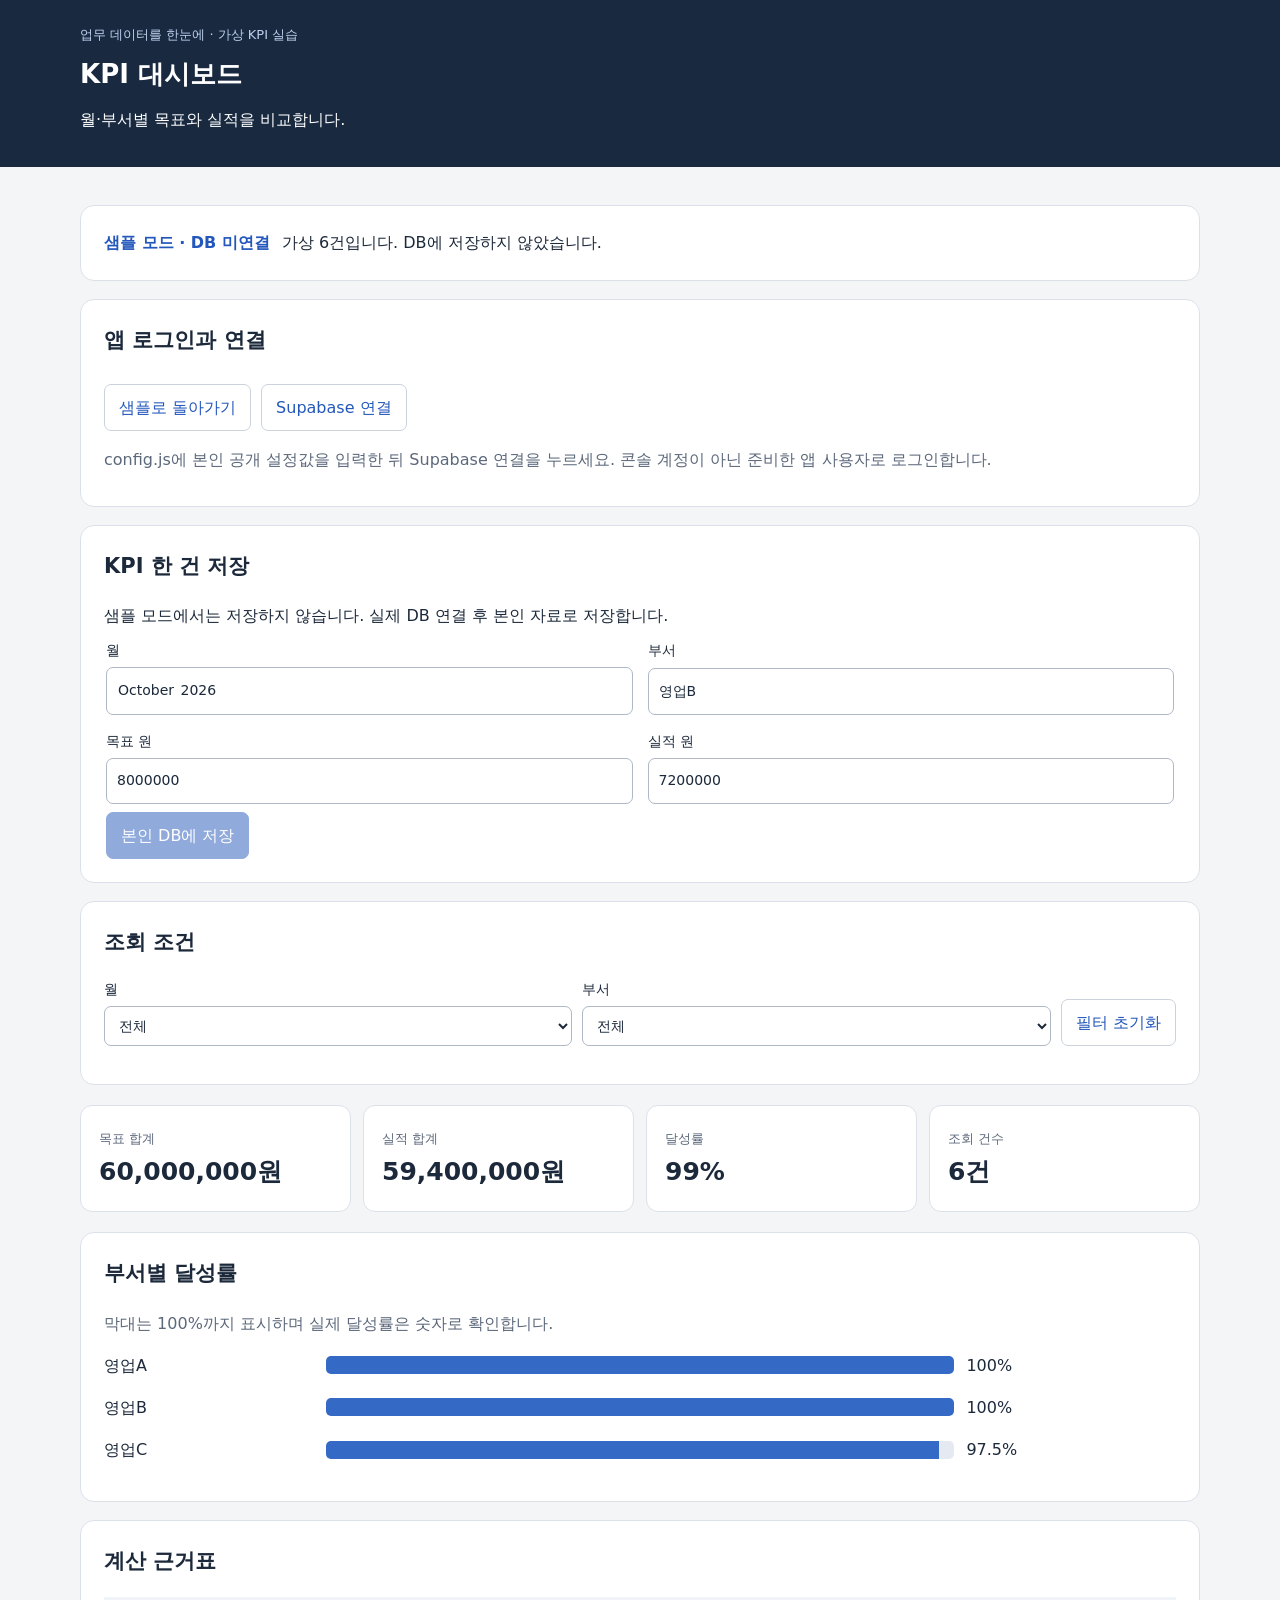
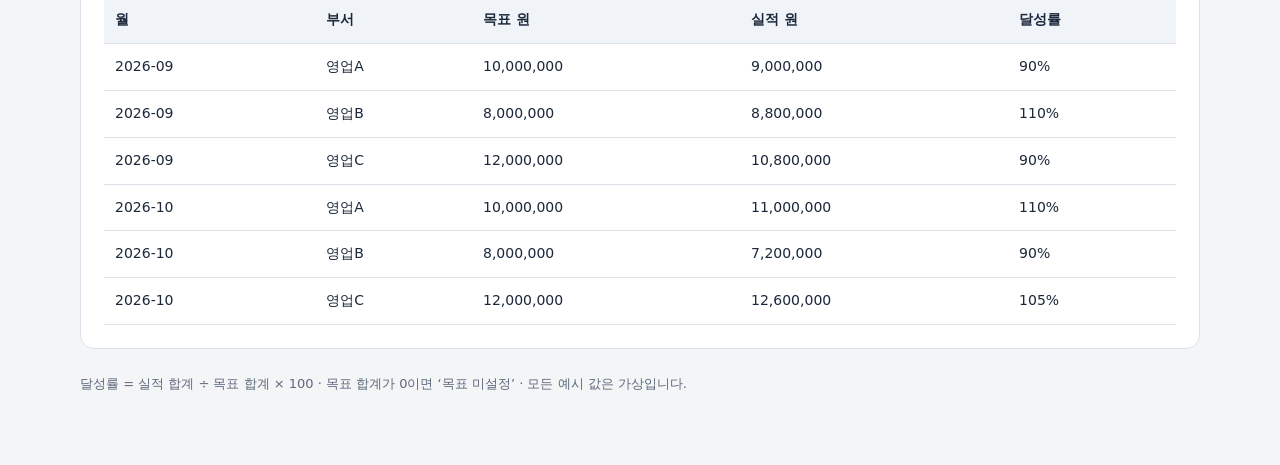
<file: index.html>
<!doctype html><html lang="ko"><head><meta charset="utf-8"><meta name="viewport" content="width=device-width,initial-scale=1"><title>KPI 대시보드 · Supabase 기본 완성 예제</title><link rel="icon" href="data:,"><link rel="stylesheet" href="style.css"></head><body><header><div class="eyebrow">업무 데이터를 한눈에 · 가상 KPI 실습</div><h1>KPI 대시보드</h1><p>월·부서별 목표와 실적을 비교합니다.</p></header><main>
<section class="panel mode-bar"><strong id="mode-label">샘플 모드 · DB 미연결</strong><span id="mode-detail">가상 6건으로 표시합니다. 새로고침하면 초기 상태로 돌아갑니다.</span></section>
<p id="message" class="message" role="status" aria-live="polite"></p>
<section class="panel"><h2>앱 로그인과 연결</h2><div class="toolbar"><button id="sample-mode" type="button">샘플로 돌아가기</button><button id="db-mode" type="button">Supabase 연결</button></div><p class="muted">config.js에 본인 공개 설정값을 입력한 뒤 Supabase 연결을 누르세요. 콘솔 계정이 아닌 준비한 앱 사용자로 로그인합니다.</p><div id="auth-panel" hidden><form id="login"><fieldset id="auth-fields"><div class="grid two"><label>이메일<input id="email" type="email" autocomplete="username" required></label><label>비밀번호<input id="password" type="password" autocomplete="current-password" required></label></div><button type="submit">로그인</button></fieldset></form><p id="account">로그아웃 상태</p><button id="logout" type="button" hidden>로그아웃</button><button id="refresh" type="button">다시 조회</button></div></section>
<section class="panel"><h2>KPI 한 건 저장</h2><p>샘플 모드에서는 저장하지 않습니다. 실제 DB 연결 후 본인 자료로 저장합니다.</p><form id="record"><fieldset id="record-fields" disabled><div class="grid two"><label>월<input id="month" type="month" value="2026-10" required></label><label>부서<input id="team" maxlength="80" value="영업B" required></label><label>목표 원<input id="target" inputmode="numeric" value="8000000" required></label><label>실적 원<input id="actual" inputmode="numeric" value="7200000" required></label></div><button type="submit" class="primary">본인 DB에 저장</button></fieldset></form></section>
<section class="panel"><h2>조회 조건</h2><div class="toolbar"><label>월<select id="filter-month"></select></label><label>부서<select id="filter-team"></select></label><label id="user-filter-label" hidden>사용자 UUID<select id="filter-user"></select></label><button id="filter-reset" type="button">필터 초기화</button></div></section>
<div class="stats" aria-live="polite"><div class="stat"><span>목표 합계</span><strong id="total-target"></strong></div><div class="stat"><span>실적 합계</span><strong id="total-actual"></strong></div><div class="stat"><span>달성률</span><strong id="total-rate"></strong></div><div class="stat"><span>조회 건수</span><strong id="total-count"></strong></div></div>
<section class="panel"><h2>부서별 달성률</h2><p class="muted">막대는 100%까지 표시하며 실제 달성률은 숫자로 확인합니다.</p><div id="chart"></div></section>
<section class="panel"><h2>계산 근거표</h2><p id="empty" hidden>조건에 맞는 데이터가 없습니다.</p><div class="table-wrap"><table><thead><tr><th>월</th><th>부서</th><th>목표 원</th><th>실적 원</th><th>달성률</th><th id="owner-head" hidden>사용자 UUID</th><th id="action-head" hidden>편집</th></tr></thead><tbody id="rows"></tbody></table></div></section>
<p class="footer">달성률 = 실적 합계 ÷ 목표 합계 × 100 · 목표 합계가 0이면 ‘목표 미설정’ · 모든 예시 값은 가상입니다.</p></main><script src="core.js"></script><script src="app.js"></script><script src="config.js"></script><script src="backend.js"></script></body></html>
</file>
<file: style.css>
:root{font-family:'Malgun Gothic',system-ui,sans-serif;color:#1c293b;background:#f4f5f7;--accent:#2357bb;--line:#dce1e9;--muted:#5c687b}*{box-sizing:border-box}body{margin:0;line-height:1.7}header{background:#182940;color:white;padding:24px max(20px,calc((100vw - 1120px)/2))}header h1{font-size:26px;margin:6px 0}header a{color:#d9e7ff}small,.muted{color:var(--muted)}header small{color:#c0d3ef}main{max-width:1160px;margin:auto;padding:20px 20px 60px}h2{font-size:21px;margin-top:0}h3{font-size:17px}p{margin:10px 0}.panel{background:white;border:1px solid var(--line);border-radius:14px;padding:23px;margin:18px 0;min-width:0}.grid{display:grid;grid-template-columns:repeat(auto-fit,minmax(min(100%,235px),1fr));gap:15px}.grid.two{grid-template-columns:repeat(2,minmax(0,1fr))}.stats{display:grid;grid-template-columns:repeat(auto-fit,minmax(145px,1fr));gap:12px;margin:20px 0}.stat{border:1px solid var(--line);border-radius:12px;padding:18px;background:white}.stat strong{display:block;font-size:25px;overflow-wrap:anywhere}.stat span{font-size:13px;color:var(--muted)}button,input,textarea,select{font:inherit;color:inherit}input,textarea,select{width:100%;padding:10px;border:1px solid #aeb8c6;border-radius:7px;background:white}textarea{min-height:100px;resize:vertical}label{display:grid;gap:4px;font-size:14px}button,.button{padding:9px 14px;border:1px solid #cbd2dc;border-radius:7px;background:white;cursor:pointer;display:inline-block;text-decoration:none;color:var(--accent)}button.primary,.button.primary{background:var(--accent);color:white;border-color:var(--accent)}button:disabled{opacity:.5;cursor:wait}button:hover,.button:hover{filter:brightness(.95)}:focus-visible{outline:3px solid #d88a19;outline-offset:3px}a{color:var(--accent);text-underline-offset:3px}.toolbar{display:flex;gap:10px;flex-wrap:wrap;align-items:end;margin:15px 0}.toolbar>label{flex:1;min-width:140px}.message{background:#eaf0fc;border-left:4px solid var(--accent);padding:13px;white-space:pre-wrap;margin:16px 0}.message:empty{display:none}.message.error{color:#8f202d;background:#fff0ef;border-color:#b62636}.table-wrap{overflow-x:auto}table{width:100%;border-collapse:collapse;font-size:14px}th,td{padding:11px;text-align:left;border-bottom:1px solid var(--line);vertical-align:top}th{background:#f0f3f8;white-space:nowrap}.num{text-align:right;white-space:nowrap}.badge{background:#eaf0fc;border-radius:5px;padding:3px 8px;font-size:13px;display:inline-block}.barrow{display:grid;grid-template-columns:75px 1fr 95px;gap:12px;align-items:center;margin:15px 0}.track{height:18px;background:#e5eaf2;border-radius:5px;overflow:hidden}.fill{height:100%;background:#3469c5}.report{white-space:pre-wrap;overflow-wrap:anywhere;font:15px/1.9 'Malgun Gothic',sans-serif}.hero{padding:36px;border-radius:16px;background:#182940;color:white}.hero h2{font-size:34px}.kicker{font-size:12px;letter-spacing:.1em;color:#a8c7ff}.links{display:flex;flex-wrap:wrap;gap:9px}pre.prompt{white-space:pre-wrap;overflow-wrap:anywhere;font:14px/1.8 'Malgun Gothic',sans-serif;padding:18px;background:#f1f4fa;border:1px solid var(--line);border-radius:8px}details summary{cursor:pointer;font-weight:700}code{overflow-wrap:anywhere}.check{display:flex;align-items:start;gap:9px}.check input{width:auto;margin-top:8px}.course-card h2{margin-bottom:5px}.tag{font-size:12px;font-weight:bold;color:#2357bb}.footer{font-size:13px;color:var(--muted);margin-top:24px}[hidden]{display:none!important}@media(max-width:700px){header h1{font-size:22px}main{padding:15px 13px 40px}.grid.two{grid-template-columns:1fr}.panel{padding:18px}.hero{padding:23px}.hero h2{font-size:27px}.barrow{grid-template-columns:60px 1fr 85px;font-size:13px}.stats{grid-template-columns:repeat(2,minmax(0,1fr))}th,td{padding:8px}.stat strong{font-size:21px}}@media print{header,button,.toolbar,.no-print,.message,details{display:none!important}main{max-width:none;padding:0}body{background:white}.panel{box-shadow:none;border-color:#bbb;break-inside:avoid}.report{font-size:11px}.stats{display:flex}.stat{flex:1}.lesson .panel{break-inside:auto}.links{display:none}.hero{background:white;color:black;border:1px solid #aaa}}

#account{overflow-wrap:anywhere}fieldset{border:0;padding:0;min-width:0}button{margin-top:8px}

.kpi-grid{display:grid;grid-template-columns:1fr 1fr;gap:20px}.eyebrow{font-size:13px;color:#bdd1ef}header .eyebrow{color:#bdd1ef}.stat strong{font-variant-numeric:tabular-nums}.barrow{grid-template-columns:minmax(50px,1fr) 3fr minmax(72px,1fr)}td button{margin:2px 5px 2px 0}td{overflow-wrap:anywhere}#preview-list{max-height:320px;overflow:auto}#preview-list li{padding:5px 0}#preview-list .invalid{color:#ad2737}.mode-bar{display:flex;align-items:center;gap:12px;flex-wrap:wrap}.mode-bar strong{color:#2357bb}.map-grid{display:grid;grid-template-columns:repeat(4,minmax(0,1fr));gap:12px}input[type=file]{max-width:100%}@media(max-width:700px){.kpi-grid{grid-template-columns:1fr}.map-grid{grid-template-columns:1fr 1fr}.barrow{gap:7px}header{padding:22px 18px}}
</file>
